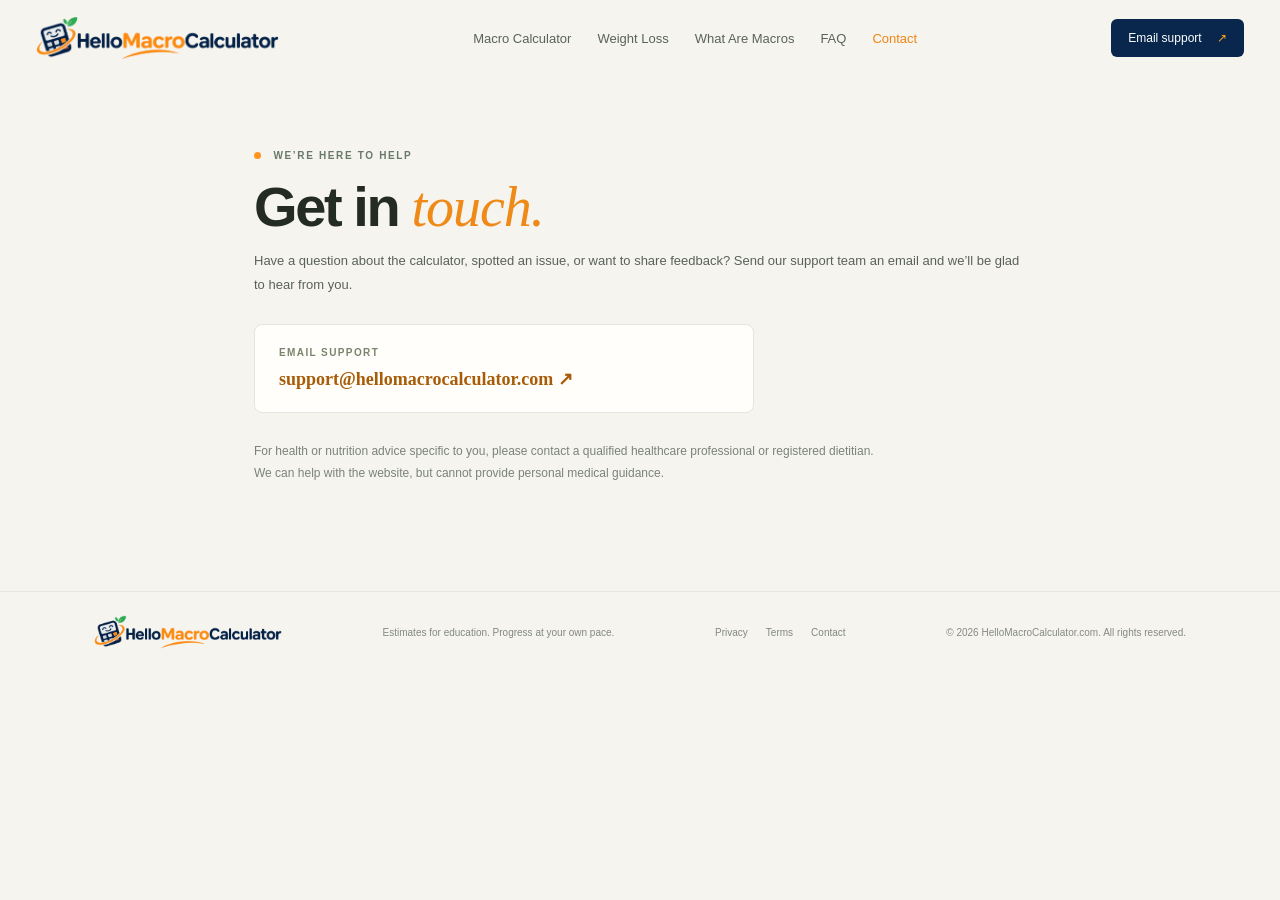
<file: Contact.html>
<!doctype html><html lang="en"><head><meta charset="utf-8"><meta name="viewport" content="width=device-width,initial-scale=1"><meta name="description" content="Contact HelloMacroCalculator support for questions about our macro calculators and website."><title>Contact | HelloMacroCalculator</title><link rel="icon" type="image/png" href="MacroCalculator%20favicon.png"><link rel="stylesheet" href="style.css"><link rel="canonical" href="https://hellomacrocalculator.com/Contact.html"><script defer src="https://www.pvuv.ai/f.js" data-site="jQTmZpu6" data-api="https://in.pvuv.ai"></script></head><body><header class="top"><a class="brand" href="index.html"><img class="brand-logo" src="HelloMacroCalculator-Logo.png" alt="HelloMacroCalculator" width="2033" height="368"></a><nav><a href="index.html#calculator">Macro Calculator</a><a href="weight-loss.html">Weight Loss</a><a href="index.html#what-are-macros">What Are Macros</a><a href="index.html#faq">FAQ</a><a class="nav-current" href="Contact.html">Contact</a></nav><a class="top-cta" href="mailto:support@hellomacrocalculator.com">Email support <span>↗</span></a></header><main class="legal contact-page"><div class="eyebrow"><i></i> WE’RE HERE TO HELP</div><h1>Get in <em>touch.</em></h1><p>Have a question about the calculator, spotted an issue, or want to share feedback? Send our support team an email and we’ll be glad to hear from you.</p><div class="contact-card"><span>EMAIL SUPPORT</span><a href="mailto:support@hellomacrocalculator.com">support@hellomacrocalculator.com ↗</a></div><p class="contact-note">For health or nutrition advice specific to you, please contact a qualified healthcare professional or registered dietitian. We can help with the website, but cannot provide personal medical guidance.</p></main><footer><a class="brand" href="index.html"><img class="brand-logo" src="HelloMacroCalculator-Logo.png" alt="HelloMacroCalculator" width="2033" height="368"></a><span>Estimates for education. Progress at your own pace.</span><div class="footer-links"><a href="Privacy.html">Privacy</a><a href="terms.html">Terms</a><a href="Contact.html">Contact</a></div><span class="copyright">© 2026 HelloMacroCalculator.com. All rights reserved.</span></footer></body></html>
</file>
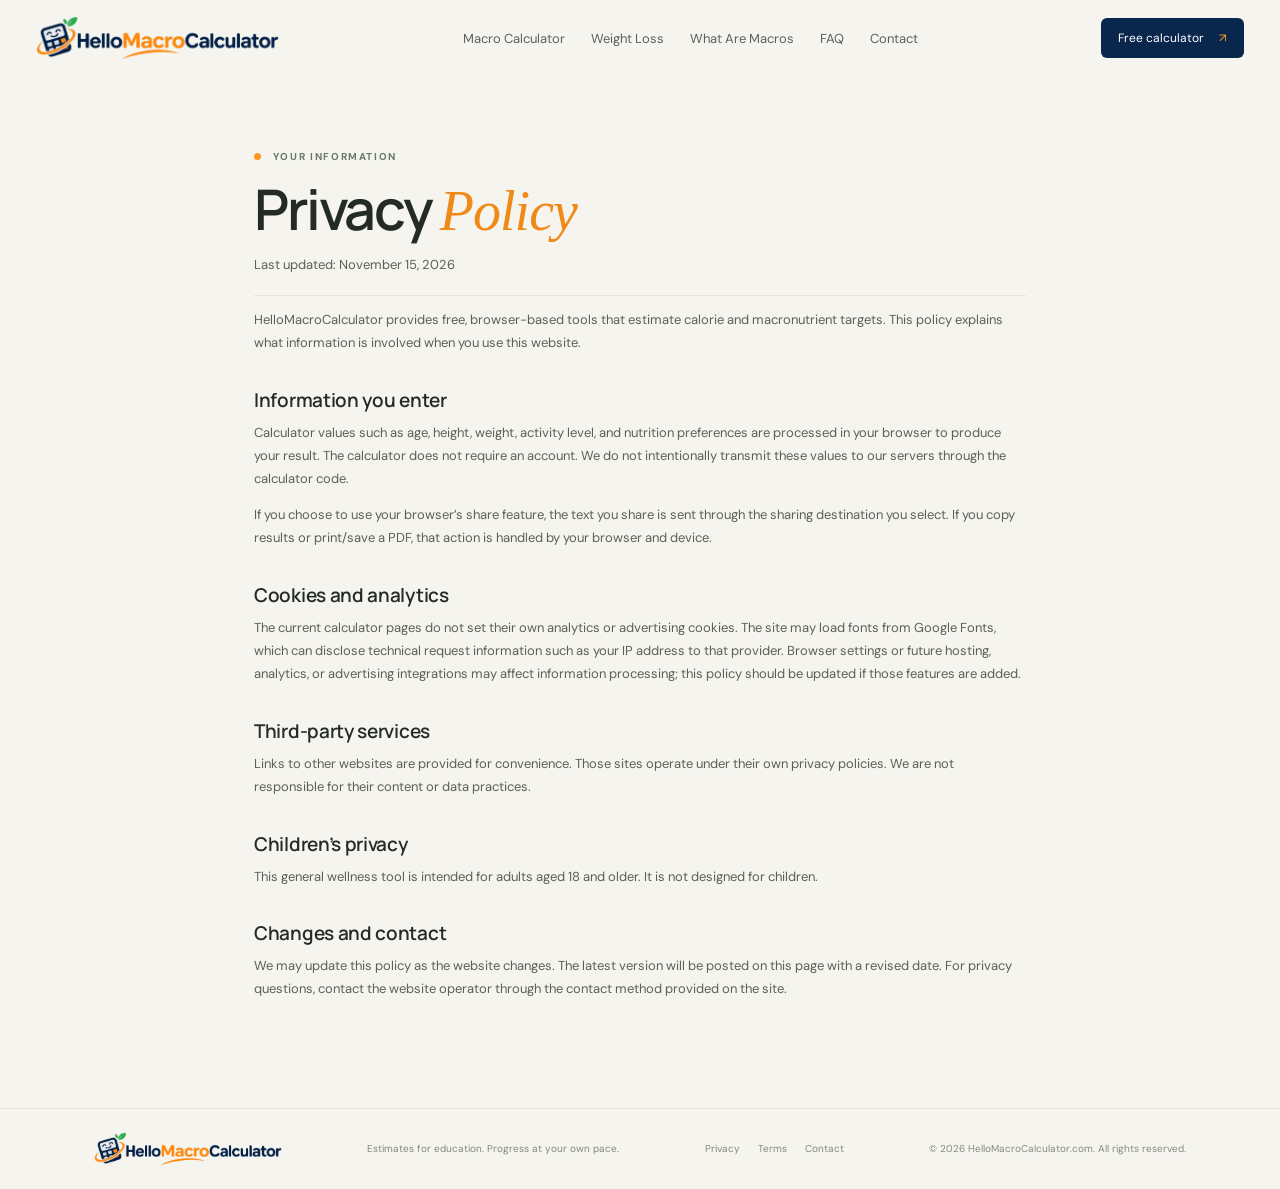
<file: Privacy.html>
<!doctype html><html lang="en"><head>
<meta charset="utf-8"><meta name="viewport" content="width=device-width, initial-scale=1"><meta name="theme-color" content="#f5f4ef"><meta name="description" content="Learn how HelloMacroCalculator handles information when you use our free nutrition calculators."><title>Privacy Policy | HelloMacroCalculator</title><link rel="icon" type="image/png" href="MacroCalculator%20favicon.png"><link rel="apple-touch-icon" href="MacroCalculator%20favicon.png">
<link rel="preconnect" href="https://fonts.googleapis.com"><link rel="preconnect" href="https://fonts.gstatic.com" crossorigin><link href="https://fonts.googleapis.com/css2?family=DM+Sans:wght@400;500;600;700&family=Manrope:wght@400;500;600;700;800&display=swap" rel="stylesheet"><link rel="stylesheet" href="style.css">
<link rel="canonical" href="https://hellomacrocalculator.com/Privacy.html"><script defer src="https://www.pvuv.ai/f.js" data-site="jQTmZpu6" data-api="https://in.pvuv.ai"></script></head><body>
<header class="top"><a class="brand" href="index.html"><img class="brand-logo" src="HelloMacroCalculator-Logo.png" alt="HelloMacroCalculator" width="2033" height="368"></a><nav><a href="index.html#calculator">Macro Calculator</a><a href="weight-loss.html">Weight Loss</a><a href="index.html#what-are-macros">What Are Macros</a><a href="index.html#faq">FAQ</a><a href="Contact.html">Contact</a></nav><a class="top-cta" href="index.html#calculator">Free calculator <span>↗</span></a></header>
<main class="legal">
<div class="eyebrow"><i></i> YOUR INFORMATION</div>
<h1>Privacy <em>Policy</em></h1>
<p class="legal-updated">Last updated: November 15, 2026</p>
<p>HelloMacroCalculator provides free, browser-based tools that estimate calorie and macronutrient targets. This policy explains what information is involved when you use this website.</p>
<h2>Information you enter</h2>
<p>Calculator values such as age, height, weight, activity level, and nutrition preferences are processed in your browser to produce your result. The calculator does not require an account. We do not intentionally transmit these values to our servers through the calculator code.</p>
<p>If you choose to use your browser’s share feature, the text you share is sent through the sharing destination you select. If you copy results or print/save a PDF, that action is handled by your browser and device.</p>
<h2>Cookies and analytics</h2>
<p>The current calculator pages do not set their own analytics or advertising cookies. The site may load fonts from Google Fonts, which can disclose technical request information such as your IP address to that provider. Browser settings or future hosting, analytics, or advertising integrations may affect information processing; this policy should be updated if those features are added.</p>
<h2>Third-party services</h2>
<p>Links to other websites are provided for convenience. Those sites operate under their own privacy policies. We are not responsible for their content or data practices.</p>
<h2>Children’s privacy</h2>
<p>This general wellness tool is intended for adults aged 18 and older. It is not designed for children.</p>
<h2>Changes and contact</h2>
<p>We may update this policy as the website changes. The latest version will be posted on this page with a revised date. For privacy questions, contact the website operator through the contact method provided on the site.</p>
</main>
<footer><a class="brand" href="index.html"><img class="brand-logo" src="HelloMacroCalculator-Logo.png" alt="HelloMacroCalculator" width="2033" height="368"></a><span>Estimates for education. Progress at your own pace.</span><div class="footer-links"><a href="Privacy.html">Privacy</a><a href="terms.html">Terms</a><a href="Contact.html">Contact</a></div><span class="copyright">© 2026 HelloMacroCalculator.com. All rights reserved.</span></footer>
</body></html>
</file>
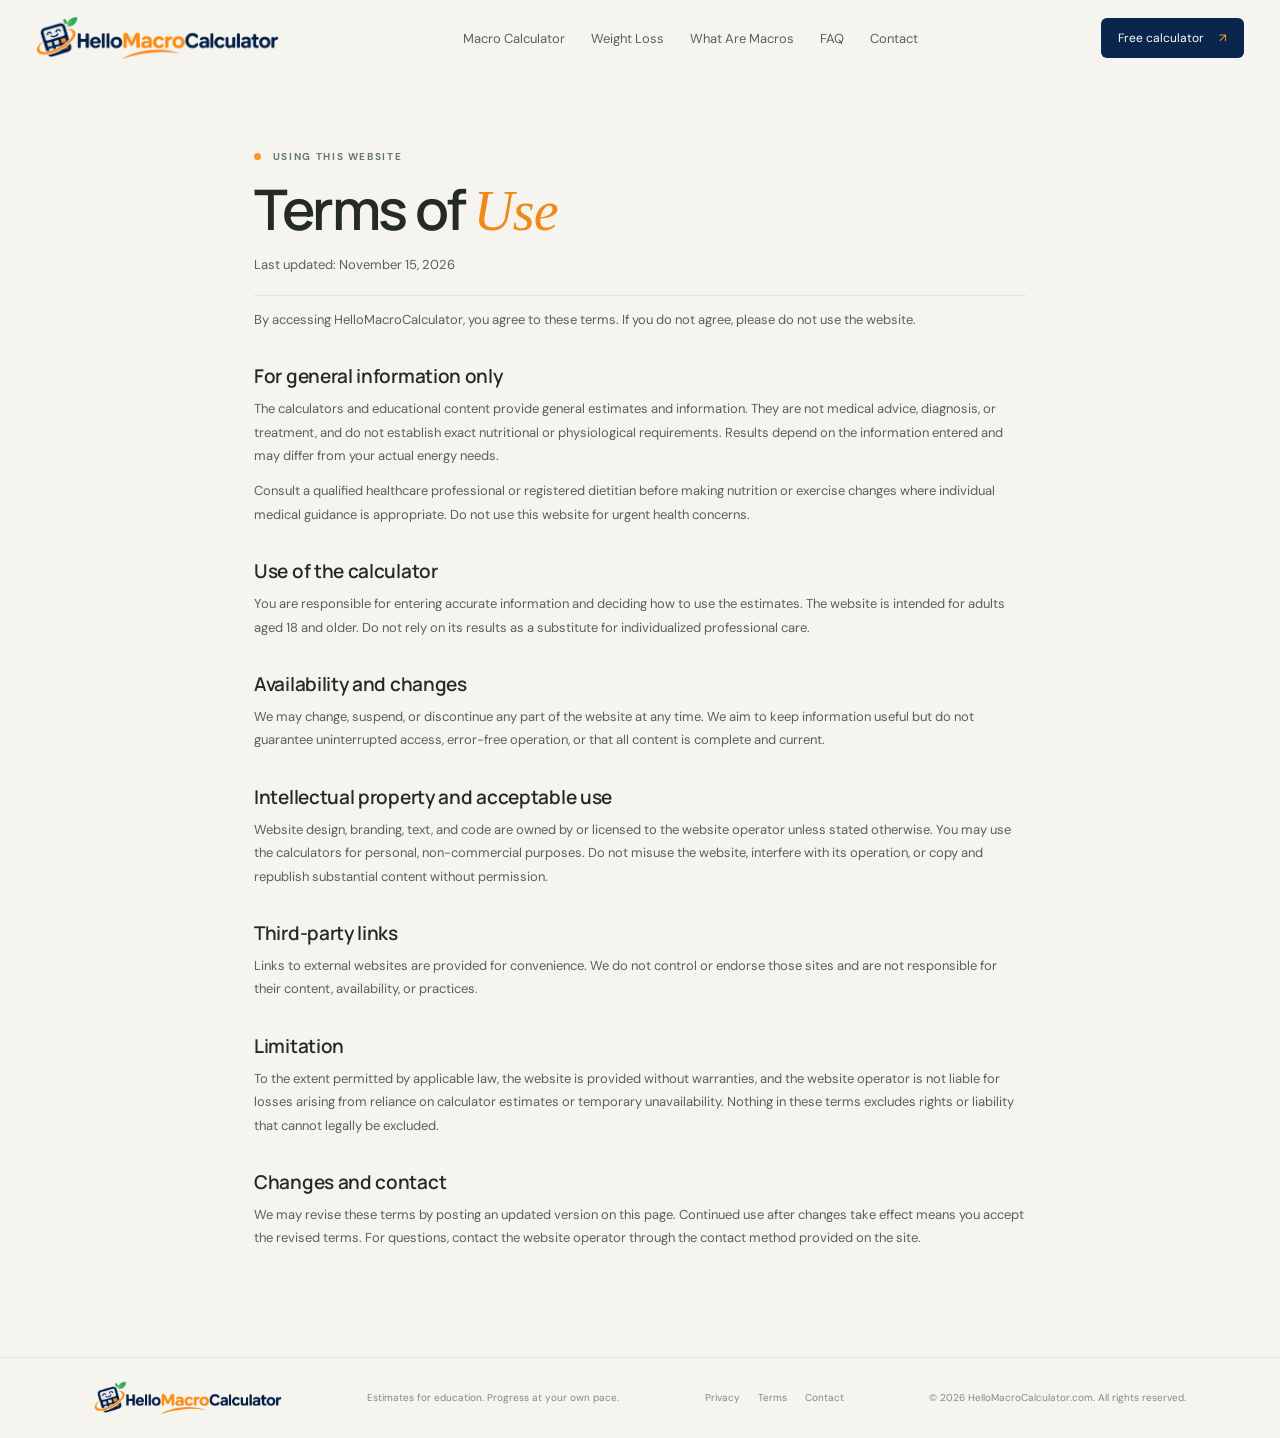
<file: terms.html>
<!doctype html><html lang="en"><head>
<meta charset="utf-8"><meta name="viewport" content="width=device-width, initial-scale=1"><meta name="theme-color" content="#f5f4ef"><meta name="description" content="Read the terms for using HelloMacroCalculator’s free nutrition calculators and website."><title>Terms of Use | HelloMacroCalculator</title><link rel="icon" type="image/png" href="MacroCalculator%20favicon.png"><link rel="apple-touch-icon" href="MacroCalculator%20favicon.png">
<link rel="preconnect" href="https://fonts.googleapis.com"><link rel="preconnect" href="https://fonts.gstatic.com" crossorigin><link href="https://fonts.googleapis.com/css2?family=DM+Sans:wght@400;500;600;700&family=Manrope:wght@400;500;600;700;800&display=swap" rel="stylesheet"><link rel="stylesheet" href="style.css">
<link rel="canonical" href="https://hellomacrocalculator.com/terms.html"><script defer src="https://www.pvuv.ai/f.js" data-site="jQTmZpu6" data-api="https://in.pvuv.ai"></script></head><body>
<header class="top"><a class="brand" href="index.html"><img class="brand-logo" src="HelloMacroCalculator-Logo.png" alt="HelloMacroCalculator" width="2033" height="368"></a><nav><a href="index.html#calculator">Macro Calculator</a><a href="weight-loss.html">Weight Loss</a><a href="index.html#what-are-macros">What Are Macros</a><a href="index.html#faq">FAQ</a><a href="Contact.html">Contact</a></nav><a class="top-cta" href="index.html#calculator">Free calculator <span>↗</span></a></header>
<main class="legal">
<div class="eyebrow"><i></i> USING THIS WEBSITE</div>
<h1>Terms of <em>Use</em></h1>
<p class="legal-updated">Last updated: November 15, 2026</p>
<p>By accessing HelloMacroCalculator, you agree to these terms. If you do not agree, please do not use the website.</p>
<h2>For general information only</h2>
<p>The calculators and educational content provide general estimates and information. They are not medical advice, diagnosis, or treatment, and do not establish exact nutritional or physiological requirements. Results depend on the information entered and may differ from your actual energy needs.</p>
<p>Consult a qualified healthcare professional or registered dietitian before making nutrition or exercise changes where individual medical guidance is appropriate. Do not use this website for urgent health concerns.</p>
<h2>Use of the calculator</h2>
<p>You are responsible for entering accurate information and deciding how to use the estimates. The website is intended for adults aged 18 and older. Do not rely on its results as a substitute for individualized professional care.</p>
<h2>Availability and changes</h2>
<p>We may change, suspend, or discontinue any part of the website at any time. We aim to keep information useful but do not guarantee uninterrupted access, error-free operation, or that all content is complete and current.</p>
<h2>Intellectual property and acceptable use</h2>
<p>Website design, branding, text, and code are owned by or licensed to the website operator unless stated otherwise. You may use the calculators for personal, non-commercial purposes. Do not misuse the website, interfere with its operation, or copy and republish substantial content without permission.</p>
<h2>Third-party links</h2>
<p>Links to external websites are provided for convenience. We do not control or endorse those sites and are not responsible for their content, availability, or practices.</p>
<h2>Limitation</h2>
<p>To the extent permitted by applicable law, the website is provided without warranties, and the website operator is not liable for losses arising from reliance on calculator estimates or temporary unavailability. Nothing in these terms excludes rights or liability that cannot legally be excluded.</p>
<h2>Changes and contact</h2>
<p>We may revise these terms by posting an updated version on this page. Continued use after changes take effect means you accept the revised terms. For questions, contact the website operator through the contact method provided on the site.</p>
</main>
<footer><a class="brand" href="index.html"><img class="brand-logo" src="HelloMacroCalculator-Logo.png" alt="HelloMacroCalculator" width="2033" height="368"></a><span>Estimates for education. Progress at your own pace.</span><div class="footer-links"><a href="Privacy.html">Privacy</a><a href="terms.html">Terms</a><a href="Contact.html">Contact</a></div><span class="copyright">© 2026 HelloMacroCalculator.com. All rights reserved.</span></footer>
</body></html>
</file>
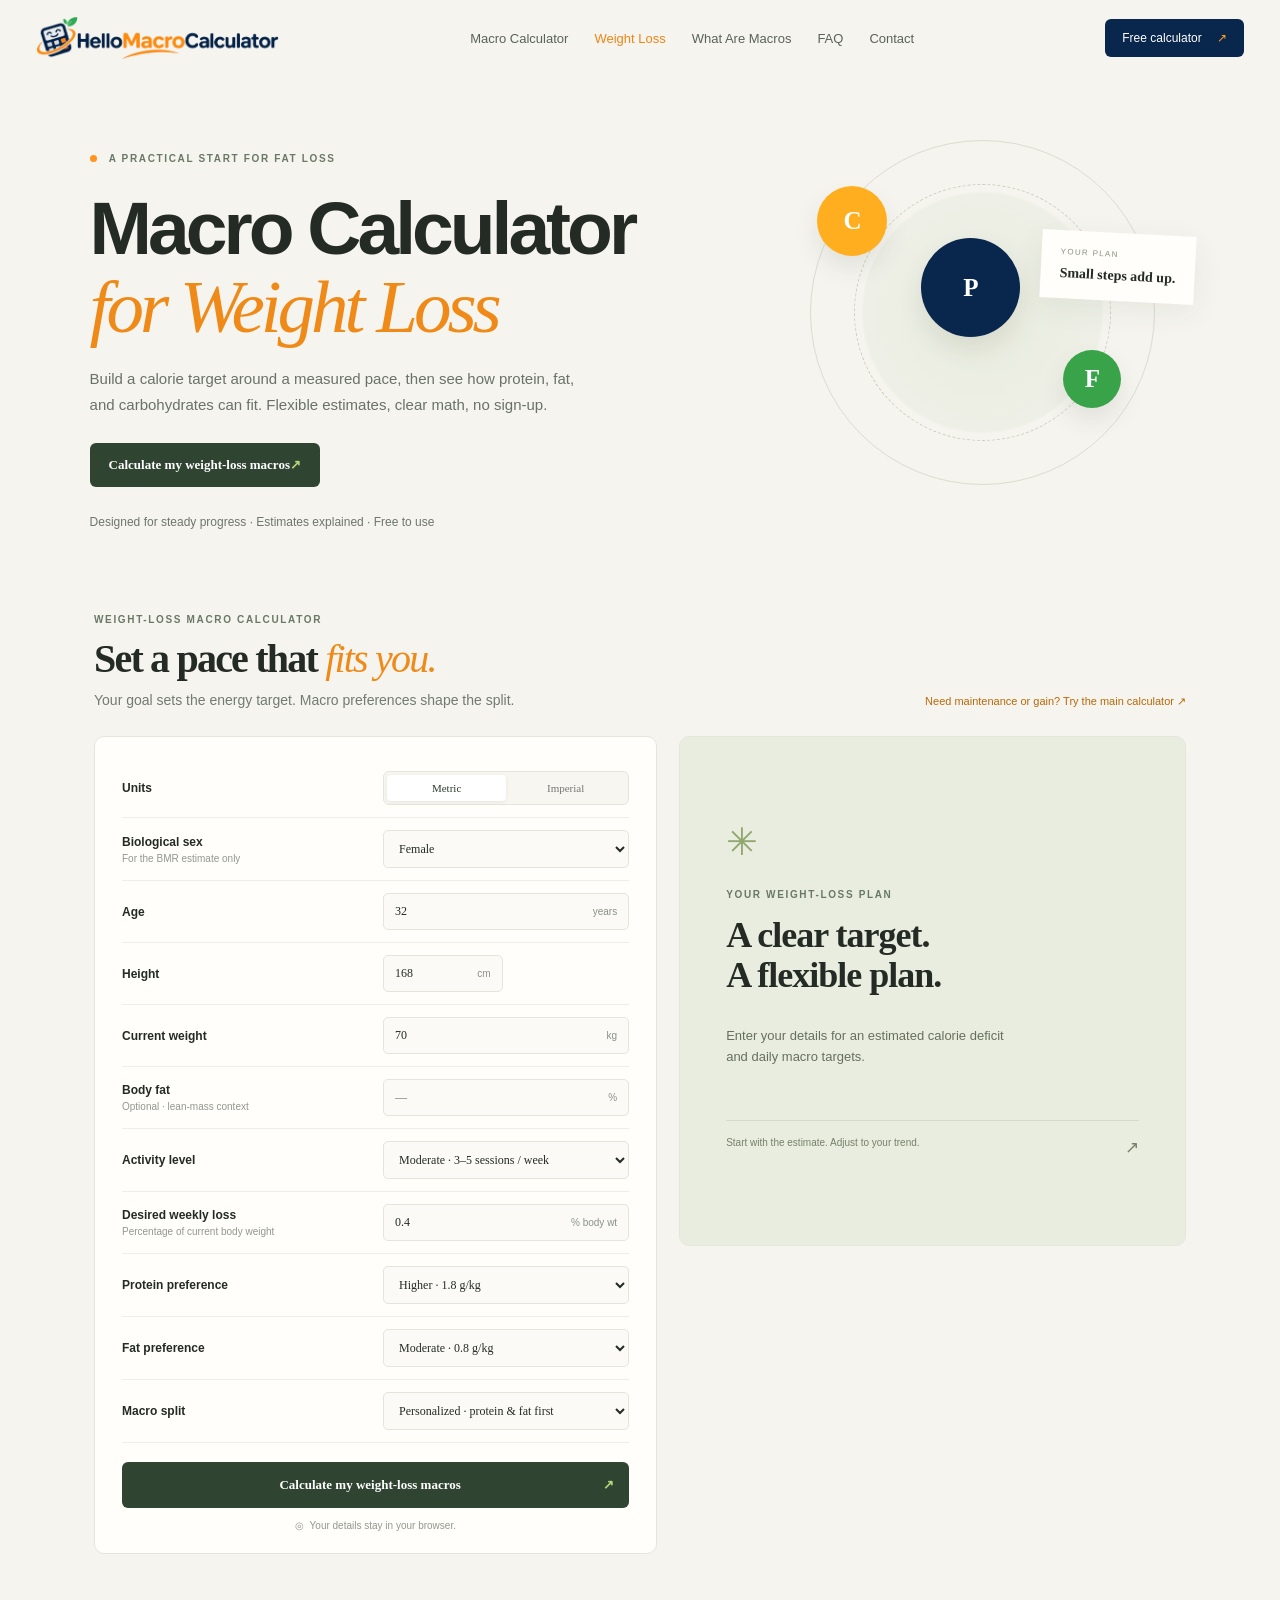
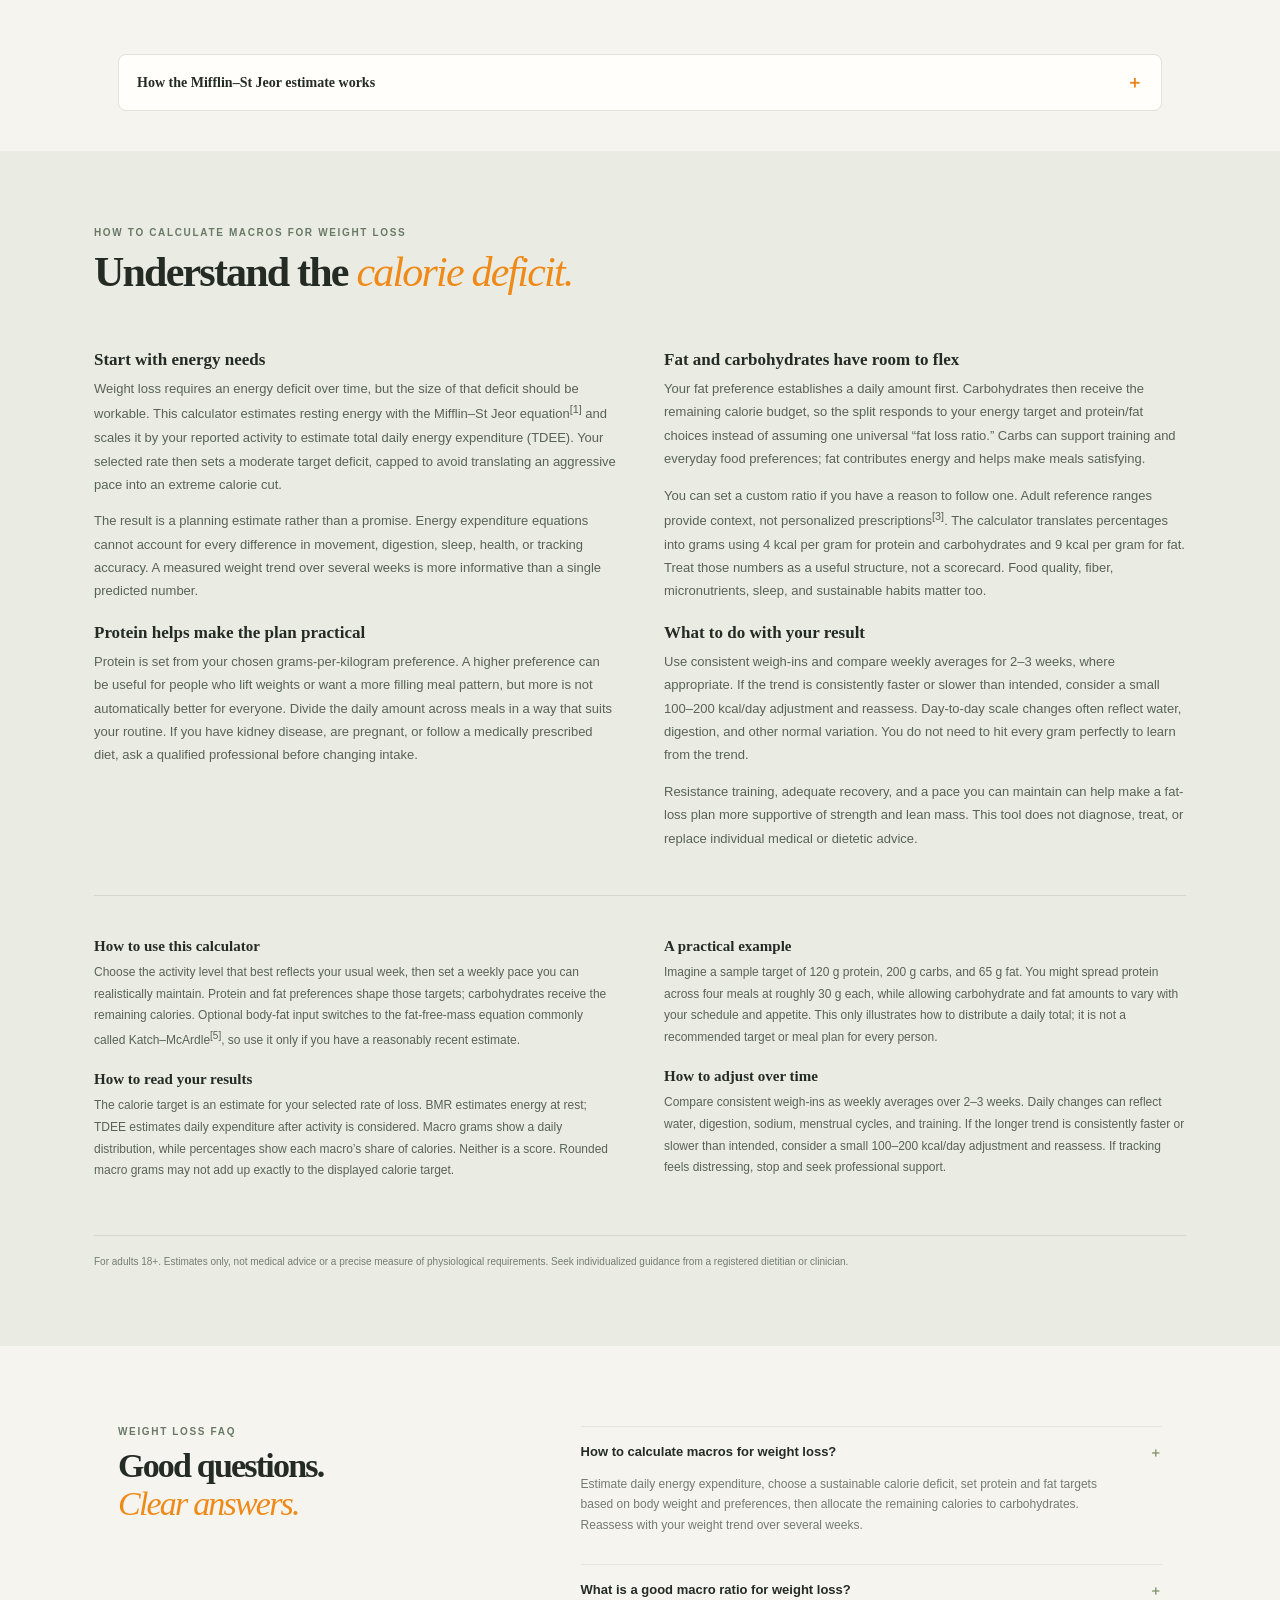
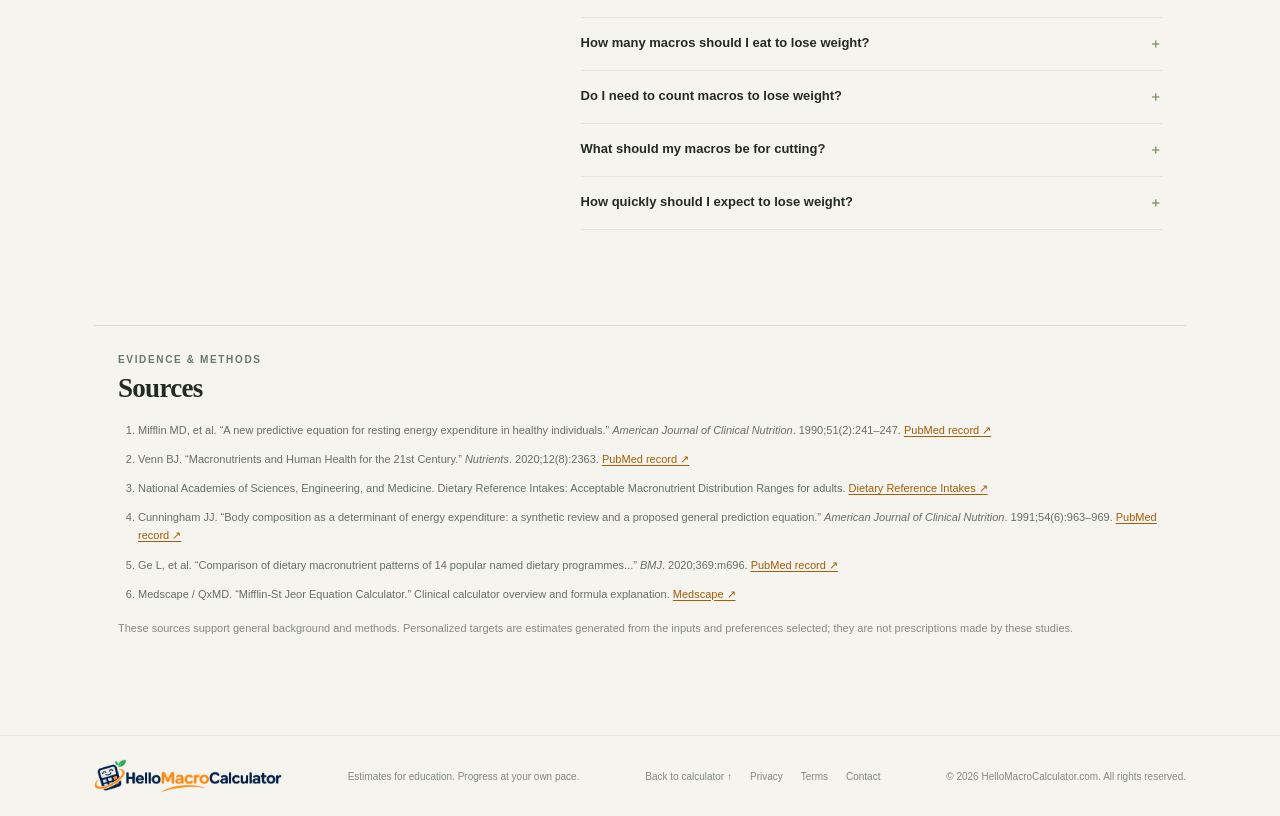
<file: weight-loss.html>
<!doctype html><html lang="en"><head><meta charset="utf-8"><meta name="viewport" content="width=device-width,initial-scale=1"><meta name="description" content="Free macro calculator for weight loss. Estimate a sensible calorie deficit and personalized protein, carbohydrate and fat targets with clear explanations."><title>Macro Calculator for Weight Loss | HelloMacroCalculator</title><link rel="icon" type="image/png" href="MacroCalculator%20favicon.png"><link rel="apple-touch-icon" href="MacroCalculator%20favicon.png"><link rel="stylesheet" href="style.css"><link rel="canonical" href="https://hellomacrocalculator.com/weight-loss.html"><script defer src="https://www.pvuv.ai/f.js" data-site="jQTmZpu6" data-api="https://in.pvuv.ai"></script></head><body><header class="top"><a class="brand" href="index.html"><img class="brand-logo" src="HelloMacroCalculator-Logo.png" alt="HelloMacroCalculator" width="2033" height="368"></a><nav><a href="index.html#calculator">Macro Calculator</a><a class="nav-current" href="weight-loss.html">Weight Loss</a><a href="index.html#what-are-macros">What Are Macros</a><a href="index.html#faq">FAQ</a><a href="Contact.html">Contact</a></nav><a class="top-cta" href="#calculator">Free calculator <span>↗</span></a></header><main><section class="hero inner-hero"><div class="eyebrow"><i></i> A PRACTICAL START FOR FAT LOSS</div><h1>Macro Calculator<br><em>for Weight Loss</em></h1><p>Build a calorie target around a measured pace, then see how protein, fat, and carbohydrates can fit. Flexible estimates, clear math, no sign-up.</p><a class="primary hero-button" href="#calculator">Calculate my weight-loss macros <span>↗</span></a><div class="proof"><span>Designed for steady progress · Estimates explained · Free to use</span></div><div class="hero-art"><div class="orbit"></div><div class="orb orb1">P</div><div class="orb orb2">C</div><div class="orb orb3">F</div><div class="hero-note"><span>YOUR PLAN</span><b>Small steps add up.</b></div></div></section><section class="workspace" id="calculator"><div class="section-heading"><div><div class="eyebrow">WEIGHT-LOSS MACRO CALCULATOR</div><h2>Set a pace that <em>fits you.</em></h2><p>Your goal sets the energy target. Macro preferences shape the split.</p></div><a class="text-link" href="index.html#calculator">Need maintenance or gain? Try the main calculator ↗</a></div><div class="grid"><form id="form" class="panel inputs" novalidate><div class="field-row"><label>Units</label><div class="seg"><button type="button" class="active" data-units="metric">Metric</button><button type="button" data-units="imperial">Imperial</button></div></div><div class="field-row"><label for="sex">Biological sex <small>For the BMR estimate only</small></label><select id="sex"><option value="female">Female</option><option value="male">Male</option></select></div><div class="field-row"><label for="age">Age</label><div class="unit-input"><input id="age" type="number" min="18" max="100" value="32" required><span>years</span></div></div><div class="field-row"><label>Height</label><div class="unit-pair"><div class="unit-input"><input id="height" type="number" min="120" max="230" step="1" value="168" required><span id="heightUnit">cm</span></div><div class="unit-input imperial-only"><input id="inches" type="number" min="0" max="11" value="0"><span>in</span></div></div></div><div class="field-row"><label for="weight">Current weight</label><div class="unit-input"><input id="weight" type="number" min="35" max="300" value="70" step=".1" required><span id="weightUnit">kg</span></div></div><div class="field-row"><label for="bf">Body fat <small>Optional · lean-mass context</small></label><div class="unit-input"><input id="bf" type="number" min="3" max="65" placeholder="—" step=".1"><span>%</span></div></div><div class="field-row"><label for="activity">Activity level</label><select id="activity"><option value="1.2">Mostly sitting · little planned exercise</option><option value="1.375">Light · 1–3 sessions / week</option><option value="1.55" selected>Moderate · 3–5 sessions / week</option><option value="1.725">High · 6–7 sessions / week</option><option value="1.9">Very high · physical job + training</option></select></div><input id="goal" type="hidden" value="lose"><div class="field-row"><label for="rate">Desired weekly loss <small>Percentage of current body weight</small></label><div class="unit-input"><input id="rate" type="number" min="0.1" max="1" step=".1" value="0.4" required><span>% body wt</span></div></div><div class="field-row"><label for="protein">Protein preference</label><select id="protein"><option value="1.4">Balanced · 1.4 g/kg</option><option value="1.8" selected>Higher · 1.8 g/kg</option><option value="2.2">High · 2.2 g/kg</option></select></div><div class="field-row"><label for="fat">Fat preference</label><select id="fat"><option value="0.6">Lower · 0.6 g/kg</option><option value="0.8" selected>Moderate · 0.8 g/kg</option><option value="1">Higher · 1.0 g/kg</option></select></div><div class="field-row"><label for="ratio">Macro split</label><select id="ratio"><option value="auto" selected>Personalized · protein & fat first</option><option value="custom">Set custom ratio</option></select></div><div class="custom-ratio hidden" id="custom"><label>Protein <input id="rp" type="number" value="30" min="10" max="60"></label><label>Carbs <input id="rc" type="number" value="40" min="10" max="70"></label><label>Fat <input id="rf" type="number" value="30" min="10" max="60"></label><small>Percentages must add to 100.</small></div><button class="primary" type="submit">Calculate my weight-loss macros <span>↗</span></button><div class="privacy">◎ &nbsp;Your details stay in your browser.</div></form><section class="panel results" id="results" aria-live="polite"><div class="result-empty"><div class="spark">✳</div><span class="eyebrow">YOUR WEIGHT-LOSS PLAN</span><h3>A clear target.<br>A flexible plan.</h3><p>Enter your details for an estimated calorie deficit and daily macro targets.</p><div class="empty-line"></div><div class="empty-foot">Start with the estimate. Adjust to your trend. <span>↗</span></div></div><div class="result-content hidden" id="resultContent"></div></section></div></section><section class="method-note" id="mifflin-method"><details><summary>How the Mifflin–St Jeor estimate works <span>＋</span></summary><div class="method-content"><p><b>1. Estimate resting energy (RMR).</b> The calculator uses your age, height, weight, and selected sex value in the Mifflin–St Jeor equation<sup><a href="#ref-mifflin">[1]</a></sup>:</p><ul><li>Female equation: RMR = (10 × weight in kg) + (6.25 × height in cm) − (5 × age) − 161</li><li>Male equation: RMR = (10 × weight in kg) + (6.25 × height in cm) − (5 × age) + 5</li></ul><p>RMR is an estimate of energy used at rest; it is not your total daily calorie target.</p><p><b>2. Estimate daily expenditure (TDEE).</b> We multiply estimated RMR by the activity factor you select: sedentary 1.2; light 1.375; moderate 1.55; high 1.725; very high 1.9. These are practical estimation factors, not direct measurements of your activity.</p><p><b>3. Apply your goal.</b> The calculator adjusts estimated TDEE for your selected goal and pace, then distributes calories across protein, fat, and carbohydrates based on your chosen preferences. For more clinical background, see <a href="https://reference.medscape.com/calculator/846/mifflin-st-jeor-equation" target="_blank" rel="noopener noreferrer">Medscape’s Mifflin–St Jeor calculator explanation</a><sup><a href="#ref-medscape">[6]</a></sup>.</p><p>Predictive equations can differ from measured energy expenditure. Use the result as a starting estimate, not an exact measurement or medical prescription.</p></div></details></section><section class="how article" id="how"><div class="eyebrow">HOW TO CALCULATE MACROS FOR WEIGHT LOSS</div><h2>Understand the <em>calorie deficit.</em></h2><div class="article-columns"><div><h3>Start with energy needs</h3><p>Weight loss requires an energy deficit over time, but the size of that deficit should be workable. This calculator estimates resting energy with the Mifflin–St Jeor equation<sup><a href="#ref-mifflin">[1]</a></sup> and scales it by your reported activity to estimate total daily energy expenditure (TDEE). Your selected rate then sets a moderate target deficit, capped to avoid translating an aggressive pace into an extreme calorie cut.</p><p>The result is a planning estimate rather than a promise. Energy expenditure equations cannot account for every difference in movement, digestion, sleep, health, or tracking accuracy. A measured weight trend over several weeks is more informative than a single predicted number.</p><h3>Protein helps make the plan practical</h3><p>Protein is set from your chosen grams-per-kilogram preference. A higher preference can be useful for people who lift weights or want a more filling meal pattern, but more is not automatically better for everyone. Divide the daily amount across meals in a way that suits your routine. If you have kidney disease, are pregnant, or follow a medically prescribed diet, ask a qualified professional before changing intake.</p></div><div><h3>Fat and carbohydrates have room to flex</h3><p>Your fat preference establishes a daily amount first. Carbohydrates then receive the remaining calorie budget, so the split responds to your energy target and protein/fat choices instead of assuming one universal “fat loss ratio.” Carbs can support training and everyday food preferences; fat contributes energy and helps make meals satisfying.</p><p>You can set a custom ratio if you have a reason to follow one. Adult reference ranges provide context, not personalized prescriptions<sup><a href="#ref-amdr">[3]</a></sup>. The calculator translates percentages into grams using 4 kcal per gram for protein and carbohydrates and 9 kcal per gram for fat. Treat those numbers as a useful structure, not a scorecard. Food quality, fiber, micronutrients, sleep, and sustainable habits matter too.</p><h3>What to do with your result</h3><p>Use consistent weigh-ins and compare weekly averages for 2–3 weeks, where appropriate. If the trend is consistently faster or slower than intended, consider a small 100–200 kcal/day adjustment and reassess. Day-to-day scale changes often reflect water, digestion, and other normal variation. You do not need to hit every gram perfectly to learn from the trend.</p><p>Resistance training, adequate recovery, and a pace you can maintain can help make a fat-loss plan more supportive of strength and lean mass. This tool does not diagnose, treat, or replace individual medical or dietetic advice.</p></div></div><div class="article-columns usage-guide"><div><h3>How to use this calculator</h3><p>Choose the activity level that best reflects your usual week, then set a weekly pace you can realistically maintain. Protein and fat preferences shape those targets; carbohydrates receive the remaining calories. Optional body-fat input switches to the fat-free-mass equation commonly called Katch–McArdle<sup><a href="#ref-cunningham">[5]</a></sup>, so use it only if you have a reasonably recent estimate.</p><h3>How to read your results</h3><p>The calorie target is an estimate for your selected rate of loss. BMR estimates energy at rest; TDEE estimates daily expenditure after activity is considered. Macro grams show a daily distribution, while percentages show each macro’s share of calories. Neither is a score. Rounded macro grams may not add up exactly to the displayed calorie target.</p></div><div><h3>A practical example</h3><p>Imagine a sample target of 120 g protein, 200 g carbs, and 65 g fat. You might spread protein across four meals at roughly 30 g each, while allowing carbohydrate and fat amounts to vary with your schedule and appetite. This only illustrates how to distribute a daily total; it is not a recommended target or meal plan for every person.</p><h3>How to adjust over time</h3><p>Compare consistent weigh-ins as weekly averages over 2–3 weeks. Daily changes can reflect water, digestion, sodium, menstrual cycles, and training. If the longer trend is consistently faster or slower than intended, consider a small 100–200 kcal/day adjustment and reassess. If tracking feels distressing, stop and seek professional support.</p></div></div><div class="disclaimer">For adults 18+. Estimates only, not medical advice or a precise measure of physiological requirements. Seek individualized guidance from a registered dietitian or clinician.</div></section><section class="faq" id="faq"><div><div class="eyebrow">WEIGHT LOSS FAQ</div><h2>Good questions.<br><em>Clear answers.</em></h2></div><div><details open><summary>How to calculate macros for weight loss?<span>＋</span></summary><p>Estimate daily energy expenditure, choose a sustainable calorie deficit, set protein and fat targets based on body weight and preferences, then allocate the remaining calories to carbohydrates. Reassess with your weight trend over several weeks.</p></details><details><summary>What is a good macro ratio for weight loss?<span>＋</span></summary><p>There is no single best ratio for everyone<sup><a href="#ref-diets">[4]</a></sup>. A useful plan accounts for total calories, adequate protein, a personally workable fat intake, food preferences, and training. This calculator derives the remaining carbohydrate target from those choices.</p></details><details><summary>How many macros should I eat to lose weight?<span>＋</span></summary><p>Your targets depend on body size, estimated activity, pace, and preferences. Enter those details above to get an estimate. Treat it as a starting range to refine, not an exact physiological requirement.</p></details><details><summary>Do I need to count macros to lose weight?<span>＋</span></summary><p>No. Some people prefer tracking, while others use portions, meal routines, or clinician-supported approaches. Macro tracking is an optional way to make intake more visible; choose a method that supports your well-being.</p></details><details><summary>What should my macros be for cutting?<span>＋</span></summary><p>“Cutting” usually means eating below estimated energy needs while aiming to maintain training and adequate nutrition. The same principles apply: a measured deficit, a sensible protein target, and enough flexibility to follow the plan consistently.</p></details><details><summary>How quickly should I expect to lose weight?<span>＋</span></summary><p>Progress varies and is not perfectly linear. The tool caps the estimated deficit, but the scale can fluctuate. Look at several weeks of trend data and seek professional advice if you have a medical condition or a history of disordered eating.</p></details></div></section><section class="sources" id="sources"><div class="eyebrow">EVIDENCE &amp; METHODS</div><h2>Sources</h2><ol><li id="ref-mifflin">Mifflin MD, et al. “A new predictive equation for resting energy expenditure in healthy individuals.” <em>American Journal of Clinical Nutrition</em>. 1990;51(2):241–247. <a href="https://pubmed.ncbi.nlm.nih.gov/2305711/" target="_blank" rel="noopener noreferrer">PubMed record ↗</a></li><li id="ref-venn">Venn BJ. “Macronutrients and Human Health for the 21st Century.” <em>Nutrients</em>. 2020;12(8):2363. <a href="https://pubmed.ncbi.nlm.nih.gov/32784664/" target="_blank" rel="noopener noreferrer">PubMed record ↗</a></li><li id="ref-amdr">National Academies of Sciences, Engineering, and Medicine. Dietary Reference Intakes: Acceptable Macronutrient Distribution Ranges for adults. <a href="https://nap.nationalacademies.org/catalog/10490/dietary-reference-intakes-for-energy-carbohydrate-fiber-fat-fatty-acids-cholesterol-protein-and-amino-acids" target="_blank" rel="noopener noreferrer">Dietary Reference Intakes ↗</a></li><li id="ref-cunningham">Cunningham JJ. “Body composition as a determinant of energy expenditure: a synthetic review and a proposed general prediction equation.” <em>American Journal of Clinical Nutrition</em>. 1991;54(6):963–969. <a href="https://pubmed.ncbi.nlm.nih.gov/1957828/" target="_blank" rel="noopener noreferrer">PubMed record ↗</a></li><li id="ref-diets">Ge L, et al. “Comparison of dietary macronutrient patterns of 14 popular named dietary programmes...” <em>BMJ</em>. 2020;369:m696. <a href="https://pubmed.ncbi.nlm.nih.gov/32238384/" target="_blank" rel="noopener noreferrer">PubMed record ↗</a><li id="ref-medscape">Medscape / QxMD. “Mifflin-St Jeor Equation Calculator.” Clinical calculator overview and formula explanation. <a href="https://reference.medscape.com/calculator/846/mifflin-st-jeor-equation" target="_blank" rel="noopener noreferrer">Medscape ↗</a></li></ol><p class="sources-note">These sources support general background and methods. Personalized targets are estimates generated from the inputs and preferences selected; they are not prescriptions made by these studies.</p></section></main><footer><a class="brand" href="index.html"><img class="brand-logo" src="HelloMacroCalculator-Logo.png" alt="HelloMacroCalculator" width="2033" height="368"></a><span>Estimates for education. Progress at your own pace.</span><div class="footer-links"><a href="#calculator">Back to calculator ↑</a><a href="Privacy.html">Privacy</a><a href="terms.html">Terms</a><a href="Contact.html">Contact</a></div><span class="copyright">© 2026 HelloMacroCalculator.com. All rights reserved.</span></footer><script src="app.js"></script></body></html>
</file>
<file: style.css>
:root{--ink:#242b25;--muted:#727a72;--paper:#f5f4ef;--white:#fffefa;--green:#b8d77d;--dark:#304432;--line:#e6e5dc;--serif:Georgia,'Times New Roman',serif}*{box-sizing:border-box}html{scroll-behavior:smooth}body{margin:0;background:var(--paper);color:var(--ink);font-family:'DM Sans',sans-serif}a{color:inherit;text-decoration:none}.top{height:76px;max-width:1280px;margin:auto;padding:0 36px;display:flex;align-items:center;justify-content:space-between}.brand{font:800 19px Manrope,sans-serif;letter-spacing:-1px;display:flex;align-items:center;gap:7px}.brandmark{width:27px;height:27px;border-radius:9px;background:#d7e8b8;color:#42603a;display:grid;place-items:center;font:800 19px Georgia}.light{color:#9eaa97}.top nav{display:flex;gap:36px;color:#59635a;font-size:13px}.top-cta{background:var(--dark);color:white;border-radius:6px;padding:12px 17px;font-size:12px}.top-cta span{margin-left:12px;color:var(--green)}.hero{max-width:1280px;margin:0 auto;min-height:510px;padding:77px 7% 38px;position:relative;overflow:hidden}.eyebrow{font-size:10px;letter-spacing:1.65px;font-weight:700;color:#687966}.eyebrow i{display:inline-block;width:7px;height:7px;background:#8cae5f;border-radius:50%;margin-right:8px}.hero h1{font:600 clamp(48px,6vw,75px)/1.04 Manrope,sans-serif;letter-spacing:-4px;margin:25px 0 20px;max-width:670px}.hero h1 em,h2 em{font-family:var(--serif);font-weight:400;color:#789354}.hero>p{max-width:500px;line-height:1.7;font-size:15px;color:#697169;margin:0}.proof{display:flex;align-items:center;gap:12px;margin-top:28px;font-size:12px;color:#6e756d}.proof strong{color:#343b33}.avatar-stack{display:flex}.avatar-stack b{width:26px;height:26px;border-radius:50%;background:#dee8ca;border:2px solid var(--paper);display:grid;place-items:center;margin-right:-5px;color:#59724c}.avatar-stack b:nth-child(2){background:#e9d8c3}.avatar-stack b:nth-child(3){background:#d0e2dc}.scroll{display:inline-flex;gap:12px;align-items:center;margin-top:55px;color:#71815f;font-size:18px}.scroll span{font:700 9px 'DM Sans';letter-spacing:1.4px;color:#737c70}.hero-art{position:absolute;width:460px;height:390px;right:7%;top:63px}.orbit{position:absolute;width:345px;height:345px;right:35px;top:1px;border:1px solid #daddce;border-radius:50%;background:radial-gradient(circle,#e8ebdd 0%,#eef0e7 49%,transparent 50%)}.orbit:after{content:'';position:absolute;inset:43px;border:1px dashed #c8d1b8;border-radius:50%}.orb{position:absolute;border-radius:50%;display:grid;place-items:center;font:600 25px Georgia;box-shadow:0 12px 25px #3845321a}.orb1{width:99px;height:99px;background:#799461;color:white;top:99px;left:191px}.orb2{width:70px;height:70px;background:#edc97f;color:#615333;top:47px;left:87px}.orb3{width:58px;height:58px;background:#d78c66;color:white;top:211px;left:333px}.hero-note{position:absolute;right:-5px;top:94px;background:#fffefa;padding:17px 19px;box-shadow:0 8px 30px #34432a12;transform:rotate(3deg)}.hero-note span{font-size:8px;letter-spacing:1.3px;color:#89917e;display:block;margin-bottom:7px}.hero-note b{font:600 14px Georgia}.mini-chart{position:absolute;bottom:14px;left:95px;height:90px;display:flex;align-items:end;gap:8px}.mini-chart span{width:13px;background:#a9bf88;border-radius:5px 5px 0 0;opacity:.8}.mini-chart span:nth-child(3n){background:#d6b782}.workspace{max-width:1140px;margin:47px auto 100px;padding:0 24px}.section-heading{display:flex;align-items:end;justify-content:space-between;margin-bottom:28px}.section-heading h2,.how h2,.faq h2{font:600 40px Manrope;letter-spacing:-1.8px;margin:10px 0}.section-heading p{margin:0;color:var(--muted);font-size:14px}.step{font-size:12px;color:#728262;margin-bottom:8px}.step i{color:#b4bcab;margin:0 9px}.grid{display:grid;grid-template-columns:1fr .9fr;gap:22px;align-items:start}.panel{border:1px solid var(--line);background:var(--white);border-radius:10px}.inputs{padding:22px 27px}.field-row{display:grid;grid-template-columns:1fr 1fr;align-items:center;gap:15px;border-bottom:1px solid #efeee8;padding:12px 0}.field-row>label{font-size:12px;font-weight:600}.field-row small{display:block;font-size:10px;font-weight:400;color:#92978f;margin-top:4px}.field-row input,.field-row select,.cycle-fields input,.custom-ratio input{font:12px 'DM Sans';color:var(--ink);background:#fbfaf6;border:1px solid #e5e5dc;border-radius:5px;padding:10px 11px;width:100%;outline-color:#95ae77}.unit-input{display:flex;align-items:center;background:#fbfaf6;border:1px solid #e5e5dc;border-radius:5px;padding-right:11px}.unit-input input{border:none;background:transparent;min-width:0}.unit-input span{font-size:10px;color:#8a9188;white-space:nowrap}.unit-pair{display:grid;grid-template-columns:1fr 1fr;gap:7px}.seg{display:flex;border:1px solid var(--line);padding:3px;border-radius:6px;background:#f7f6f1}.seg button{flex:1;border:0;background:none;padding:7px 8px;color:#777;font:11px 'DM Sans';border-radius:4px;cursor:pointer}.seg button.active{background:#fff;box-shadow:0 1px 4px #0001;color:#2d3b2c}.imperial-only{display:none}.custom-ratio,.cycle-fields{padding:11px 0;display:flex;gap:9px;align-items:end}.custom-ratio label,.cycle-fields label{flex:1;font-size:10px;color:#70796d}.custom-ratio input,.cycle-fields input{display:block;margin-top:5px}.custom-ratio small{font-size:10px;color:#b2614d;align-self:center}.hidden{display:none!important}.primary{margin-top:19px;border:0;background:var(--dark);color:white;width:100%;padding:15px;border-radius:6px;font:600 13px 'DM Sans';cursor:pointer}.primary span{float:right;color:var(--green)}.primary:hover,.top-cta:hover{background:#456048}.privacy{text-align:center;margin-top:12px;font-size:10px;color:#92988e}.results{background:#e9eddf;min-height:510px;padding:32px;position:sticky;top:20px;overflow:hidden}.result-empty{min-height:440px;display:flex;flex-direction:column;align-items:flex-start;justify-content:center;padding:14px}.spark{font-size:38px;color:#91a76e;margin-bottom:25px}.result-empty h3{font:600 36px/1.1 Manrope;letter-spacing:-1px;margin:16px 0}.result-empty p{font-size:13px;line-height:1.65;color:#66705f;max-width:280px}.empty-line{width:100%;height:1px;background:#d3dac9;margin-top:39px}.empty-foot{width:100%;display:flex;justify-content:space-between;margin-top:16px;font-size:10px;color:#75806b}.empty-foot span{font-size:17px}.result-content .eyebrow{color:#637455}.result-title{font:600 12px 'DM Sans';letter-spacing:.5px;margin:8px 0 3px}.total{font:700 44px Manrope;letter-spacing:-2px}.total span{font:500 13px 'DM Sans';letter-spacing:0;color:#6e7867}.result-sub{font-size:11px;color:#727b6c;margin:2px 0 21px}.macro-list{display:grid;gap:9px}.macro-card{background:#fffefa;border:1px solid #e3e8d9;border-radius:7px;padding:13px 15px}.macro-top{display:flex;justify-content:space-between;align-items:center}.macro-top strong{font:700 24px Manrope;letter-spacing:-1px}.macro-top small{font-size:11px;color:#7b8378}.macro-name{font-size:11px;font-weight:700;margin-top:3px}.bar{height:4px;background:#edf0e7;margin-top:11px;border-radius:4px;overflow:hidden}.bar i{display:block;height:100%;background:#77925f;border-radius:4px}.macro-card:nth-child(2) .bar i{background:#d6ae64}.macro-card:nth-child(3) .bar i{background:#ce8763}.result-meta{display:grid;grid-template-columns:repeat(2,1fr);gap:8px;margin-top:12px}.meta-box{background:#f5f6ef;border-radius:5px;padding:9px}.meta-box span{font-size:9px;color:#81897a;display:block}.meta-box b{font-size:14px;display:block;margin-top:4px}.explanation{font-size:11px;line-height:1.55;color:#596450;margin:13px 0 0;background:#dfe6d4;border-radius:5px;padding:12px}.cycle-result{font-size:10px;line-height:1.5;color:#596450;margin-top:10px}.actions{display:flex;gap:7px;margin-top:12px}.actions button{flex:1;background:transparent;border:1px solid #bdc8b2;border-radius:5px;padding:8px 5px;font:10px 'DM Sans';color:#394735;cursor:pointer}.actions button:hover{background:#dce4d1}.disclaimer-mini{font-size:9px;color:#788270;line-height:1.4;margin:11px 0 0}.how{background:#eaece3;padding:82px max(calc((100% - 1092px)/2),36px)}.how h2{font-size:42px;margin-bottom:34px}.how-grid{display:grid;grid-template-columns:repeat(3,1fr);gap:36px}.how-grid article{border-top:1px solid #cfd5c7;padding-top:17px}.how-grid article>span{font-size:10px;color:#81956d;letter-spacing:1px}.how-grid h3{font:600 17px Manrope;margin:14px 0 9px}.how-grid p{font-size:12px;line-height:1.75;color:#697166;margin:0}.disclaimer{margin-top:40px;padding-top:18px;border-top:1px solid #d4d8ce;font-size:10px;line-height:1.6;color:#747c70}.faq{max-width:1092px;margin:80px auto 95px;padding:0 24px;display:grid;grid-template-columns:1fr 1.2fr;column-gap:75px;align-items:start}.faq h2{font-size:34px}.faq details{border-bottom:1px solid var(--line);padding:17px 0}.faq summary{list-style:none;cursor:pointer;font-size:13px;font-weight:600;display:flex;justify-content:space-between}.faq summary::-webkit-details-marker{display:none}.faq summary span{color:#82966e}.faq details p{font-size:12px;line-height:1.7;color:#737b70;max-width:540px}footer{border-top:1px solid var(--line);padding:23px max(calc((100% - 1092px)/2),36px);display:flex;justify-content:space-between;align-items:center;font-size:10px;color:#82897e}footer .brand{color:var(--ink);font-size:16px} @media(max-width:850px){.hero-art{right:-105px;opacity:.45}.hero{padding-left:8%;}.hero>p{max-width:420px}.grid{grid-template-columns:1fr}.results{position:static;min-height:initial}.result-empty{min-height:330px}.how-grid{gap:20px}.faq{column-gap:30px}}@media(max-width:600px){.top{padding:0 18px;height:65px}.top nav{display:none}.top-cta{padding:10px 11px;font-size:10px}.hero{min-height:570px;padding:63px 23px 25px}.hero h1{font-size:51px;letter-spacing:-2.8px}.hero>p{font-size:13px;max-width:365px}.hero-art{width:270px;height:230px;top:auto;bottom:5px;right:-28px;opacity:.66;transform:scale(.72);transform-origin:bottom right}.proof{font-size:10px}.scroll{margin-top:33px}.workspace{padding:0 14px;margin:44px auto 65px}.section-heading h2{font-size:33px}.section-heading p{font-size:12px;max-width:260px}.inputs{padding:15px}.field-row{grid-template-columns:.95fr 1.05fr;gap:9px}.field-row>label{font-size:11px}.results{padding:20px}.how{padding:60px 23px}.how h2{font-size:36px}.how-grid{grid-template-columns:1fr;gap:24px}.faq{display:block;margin:58px auto;padding:0 22px}.faq h2{font-size:31px}footer{padding:20px 18px;gap:14px;flex-wrap:wrap}footer>span{order:3;width:100%}}
.brand{gap:9px;letter-spacing:-.7px;font-size:17px;color:#08264b}.brandmark{width:32px;height:32px;border-radius:10px;background:#09264d;color:#fff;font:800 18px Manrope}.brand-orange{color:#ff941e}.top nav{gap:26px}.top nav a:hover,.nav-current{color:#ef8516!important}.top-cta{background:#09264d}.top-cta:hover{background:#143965}.top-cta span{color:#ffa01f}.hero h1 em,h2 em{color:#ef8a18}.eyebrow i{background:#ff941e}.orb1{background:#09264d}.orb2{background:#ffae20;color:#fff}.orb3{background:#39a34a}.hero-note b{font-family:Manrope}.brand-orange{}.inner-hero{min-height:490px}.hero-button{display:inline-block;width:auto;margin-top:26px;padding:14px 19px}.text-link,.inline-link{font-size:11px;color:#b96808}.text-link:hover,.inline-link:hover{text-decoration:underline}.article{padding-top:76px;padding-bottom:76px}.article-columns{display:grid;grid-template-columns:1fr 1fr;gap:48px}.article-columns h3{font:600 17px Manrope;margin:20px 0 7px}.article-columns p{font-size:13px;line-height:1.8;color:#596258;margin:0 0 13px}.related{max-width:1092px;margin:75px auto;padding:0 24px}.related h2{font:600 36px Manrope;letter-spacing:-1px}.related-grid{display:grid;grid-template-columns:repeat(3,1fr);gap:14px}.related-grid a{background:#fffefa;border:1px solid var(--line);border-radius:7px;padding:19px;display:flex;flex-direction:column;gap:11px}.related-grid a:hover{border-color:#efa13e}.related-grid b{font:600 14px Manrope}.related-grid span{font-size:11px;color:#798174}.faq{grid-template-columns:.8fr 1.2fr}.faq>div:nth-child(2) details:first-child{border-top:1px solid var(--line)}footer .brand{font-size:16px}@media(max-width:850px){.top nav{gap:12px;font-size:11px}.article-columns{gap:22px}}@media(max-width:600px){.top nav{display:none}.brand{font-size:14px}.inner-hero{min-height:560px}.hero-button{font-size:11px}.section-heading{align-items:start;gap:14px;flex-direction:column}.article-columns,.related-grid{grid-template-columns:1fr}.article{padding-top:55px;padding-bottom:55px}.related{margin:55px auto}.related h2{font-size:31px}}
.usage-guide{border-top:1px solid #d4d8ce;margin-top:32px;padding-top:22px}.usage-guide h3{font-size:15px}.usage-guide p{font-size:12px}.article{scroll-margin-top:24px}
@media print{body{background:#fff!important;margin:0!important}.top,footer,.hero,.section-heading,.inputs,.how,.related,.faq{display:none!important}.workspace{max-width:none!important;margin:0!important;padding:0!important}.grid{display:block!important}#results{position:static!important;width:100%!important;min-height:0!important;margin:0!important;padding:20px!important;box-shadow:none!important;border:0!important;background:#fff!important;color:#18221a!important;overflow:visible!important;break-inside:avoid}#resultContent{display:block!important}.actions{display:none!important}.result-content .macro-card,.meta-box{break-inside:avoid}a[href]:after{content:none!important}@page{size:A4;margin:14mm}}
.export-inputs{display:grid;gap:5px;margin:0 0 17px;padding:11px 12px;background:#f4f5ee;border-radius:5px;font-size:10px;color:#66705f}.export-inputs b{font-size:8px;letter-spacing:1.2px;color:#78856b}.export-inputs span{line-height:1.45}@media print{.export-inputs{background:#f4f5ee!important;-webkit-print-color-adjust:exact;print-color-adjust:exact}.result-content .eyebrow{color:#263c24!important}}
.form-error{margin:14px 0 0;padding:9px 11px;border:1px solid #ecd2c6;border-radius:5px;background:#fbeee8;font-size:11px;line-height:1.5;color:#a4523c}
.brand-logo{display:block;height:44px;width:auto}footer .brand-logo{height:34px}@media(max-width:1100px){.brand-logo{height:38px}}@media(max-width:600px){.brand-logo{height:auto;max-width:45vw}footer .brand-logo{height:30px;max-width:40vw}}
.legal{max-width:820px;margin:0 auto;padding:74px 24px 95px}.legal h1{font:600 clamp(38px,5vw,56px)/1.08 Manrope,sans-serif;letter-spacing:-2.4px;margin:16px 0 12px}.legal h1 em{font-family:var(--serif);font-weight:400;font-style:italic;color:#ef8a18;letter-spacing:-1px}.legal-updated{font-size:11px;color:#8a9188;margin:0 0 30px;padding-bottom:18px;border-bottom:1px solid var(--line)}.legal h2{font:600 19px Manrope,sans-serif;letter-spacing:-.3px;margin:32px 0 8px}.legal p{font-size:13px;line-height:1.8;color:#596258;margin:0 0 12px}.footer-links{display:flex;gap:18px}.footer-links a:hover{color:#ef8516}@media(max-width:600px){.legal{padding:52px 22px 70px}.legal h1{font-size:38px}}
.sources{max-width:1092px;margin:0 auto 70px;padding:28px 24px;border-top:1px solid #d9ddd3}.sources h2{font:600 27px Manrope;letter-spacing:-.7px;margin:8px 0 17px}.sources ol{padding-left:20px;margin:0;display:grid;gap:11px}.sources li,.sources-note{font-size:11px;line-height:1.65;color:#667064}.sources a{color:#a85c08;text-decoration:underline;text-underline-offset:2px}.sources sup{font-size:10px;margin-left:2px}.sources-note{margin:16px 0 0;color:#858b80}
.method-note{max-width:1092px;margin:0 auto 40px;padding:0 24px}.method-note details{border:1px solid #dfe3d7;background:#fffefa;border-radius:8px;padding:0 18px}.method-note summary{list-style:none;display:flex;justify-content:space-between;align-items:center;cursor:pointer;padding:16px 0;font:600 14px Manrope}.method-note summary::-webkit-details-marker{display:none}.method-note summary span{color:#e78314;font-size:17px}.method-content{border-top:1px solid #ecece5;padding:11px 0 15px;color:#60695e;font-size:12px;line-height:1.75}.method-content p{margin:8px 0}.method-content ul{padding-left:22px;margin:8px 0}.method-content sup{margin-left:2px}.method-content a{color:#a85c08;text-decoration:underline;text-underline-offset:2px}
.copyright{font-size:10px;color:#858b80;white-space:nowrap}@media(max-width:600px){.copyright{width:100%;order:5;white-space:normal}}
.contact-page{min-height:55vh}.contact-card{margin:28px 0;padding:22px 24px;background:#fffefa;border:1px solid #e6e5dc;border-radius:8px;display:flex;flex-direction:column;gap:10px;max-width:500px}.contact-card span{font-size:10px;letter-spacing:1.4px;color:#78856b;font-weight:700}.contact-card a{font:600 18px Manrope;color:#a85c08;text-decoration:none}.contact-card a:hover{text-decoration:underline}.contact-note{font-size:12px!important;color:#7b8378!important;max-width:620px}
.startupbase-badge{display:inline-flex;align-items:center}.startupbase-badge img{display:block}
</file>
